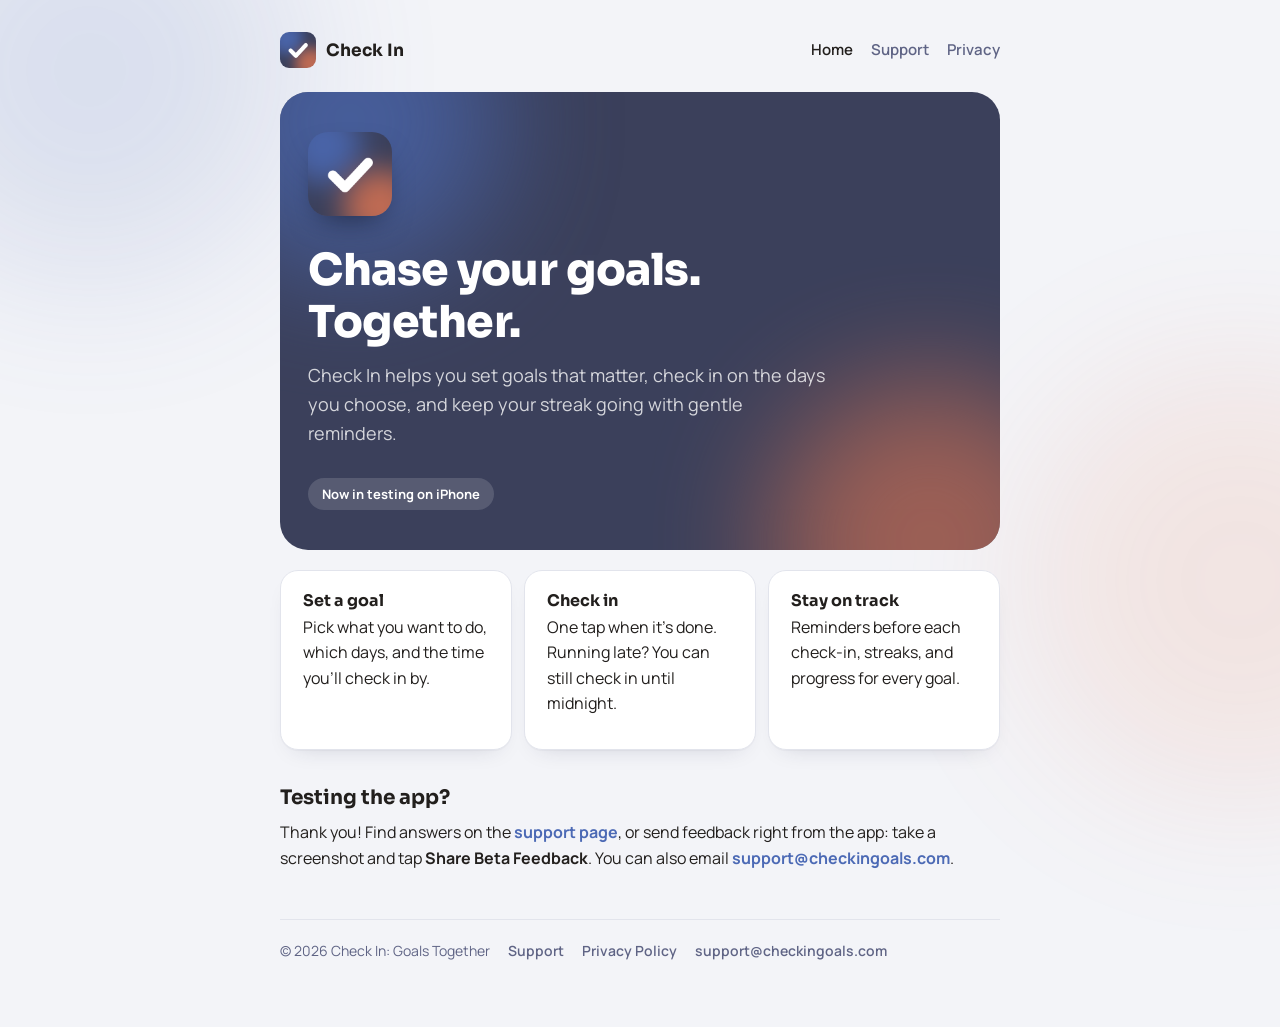
<file: index.html>
<!doctype html>
<html lang="en">
<head>
<meta charset="utf-8">
<meta name="viewport" content="width=device-width, initial-scale=1">
<title>Check In: Goals Together</title>
<meta name="description" content="Set goals, check in every day, and keep your streak going.">
<link rel="icon" href="favicon.png" type="image/png">
<link rel="apple-touch-icon" href="apple-touch-icon.png">
<link rel="preconnect" href="https://fonts.googleapis.com">
<link rel="preconnect" href="https://fonts.gstatic.com" crossorigin>
<link href="https://fonts.googleapis.com/css2?family=Manrope:wght@400;500;600;700&family=Sora:wght@700;800&display=swap" rel="stylesheet">
<link rel="stylesheet" href="styles.css">
</head>
<body>
<div class="wrap">
<header class="top">
<a class="brand" href="index.html"><img src="icon.png" alt="" width="36" height="36">Check In</a>
<nav aria-label="Main"><a href="index.html" aria-current="page">Home</a><a href="support.html">Support</a><a href="privacy.html">Privacy</a></nav>
</header>
<main>
<section class="hero">
<img src="icon.png" alt="Check In app icon" width="84" height="84">
<h1>Chase your goals.<br>Together.</h1>
<p>Check In helps you set goals that matter, check in on the days you choose, and keep your streak going with gentle reminders.</p>
<span class="pill">Now in testing on iPhone</span>
</section>
<div class="grid">
<div class="card"><h3>Set a goal</h3><p>Pick what you want to do, which days, and the time you'll check in by.</p></div>
<div class="card"><h3>Check in</h3><p>One tap when it's done. Running late? You can still check in until midnight.</p></div>
<div class="card"><h3>Stay on track</h3><p>Reminders before each check-in, streaks, and progress for every goal.</p></div>
</div>
<h2>Testing the app?</h2>
<p>Thank you! Find answers on the <a href="support.html">support page</a>, or send feedback right from the app: take a screenshot and tap <strong>Share Beta Feedback</strong>. You can also email <a href="mailto:support@checkingoals.com">support@checkingoals.com</a>.</p>
</main>
<footer>
<span>© 2026 Check In: Goals Together</span>
<a href="support.html">Support</a>
<a href="privacy.html">Privacy Policy</a>
<a href="mailto:support@checkingoals.com">support@checkingoals.com</a>
</footer>
</div>
</body>
</html>
</file>
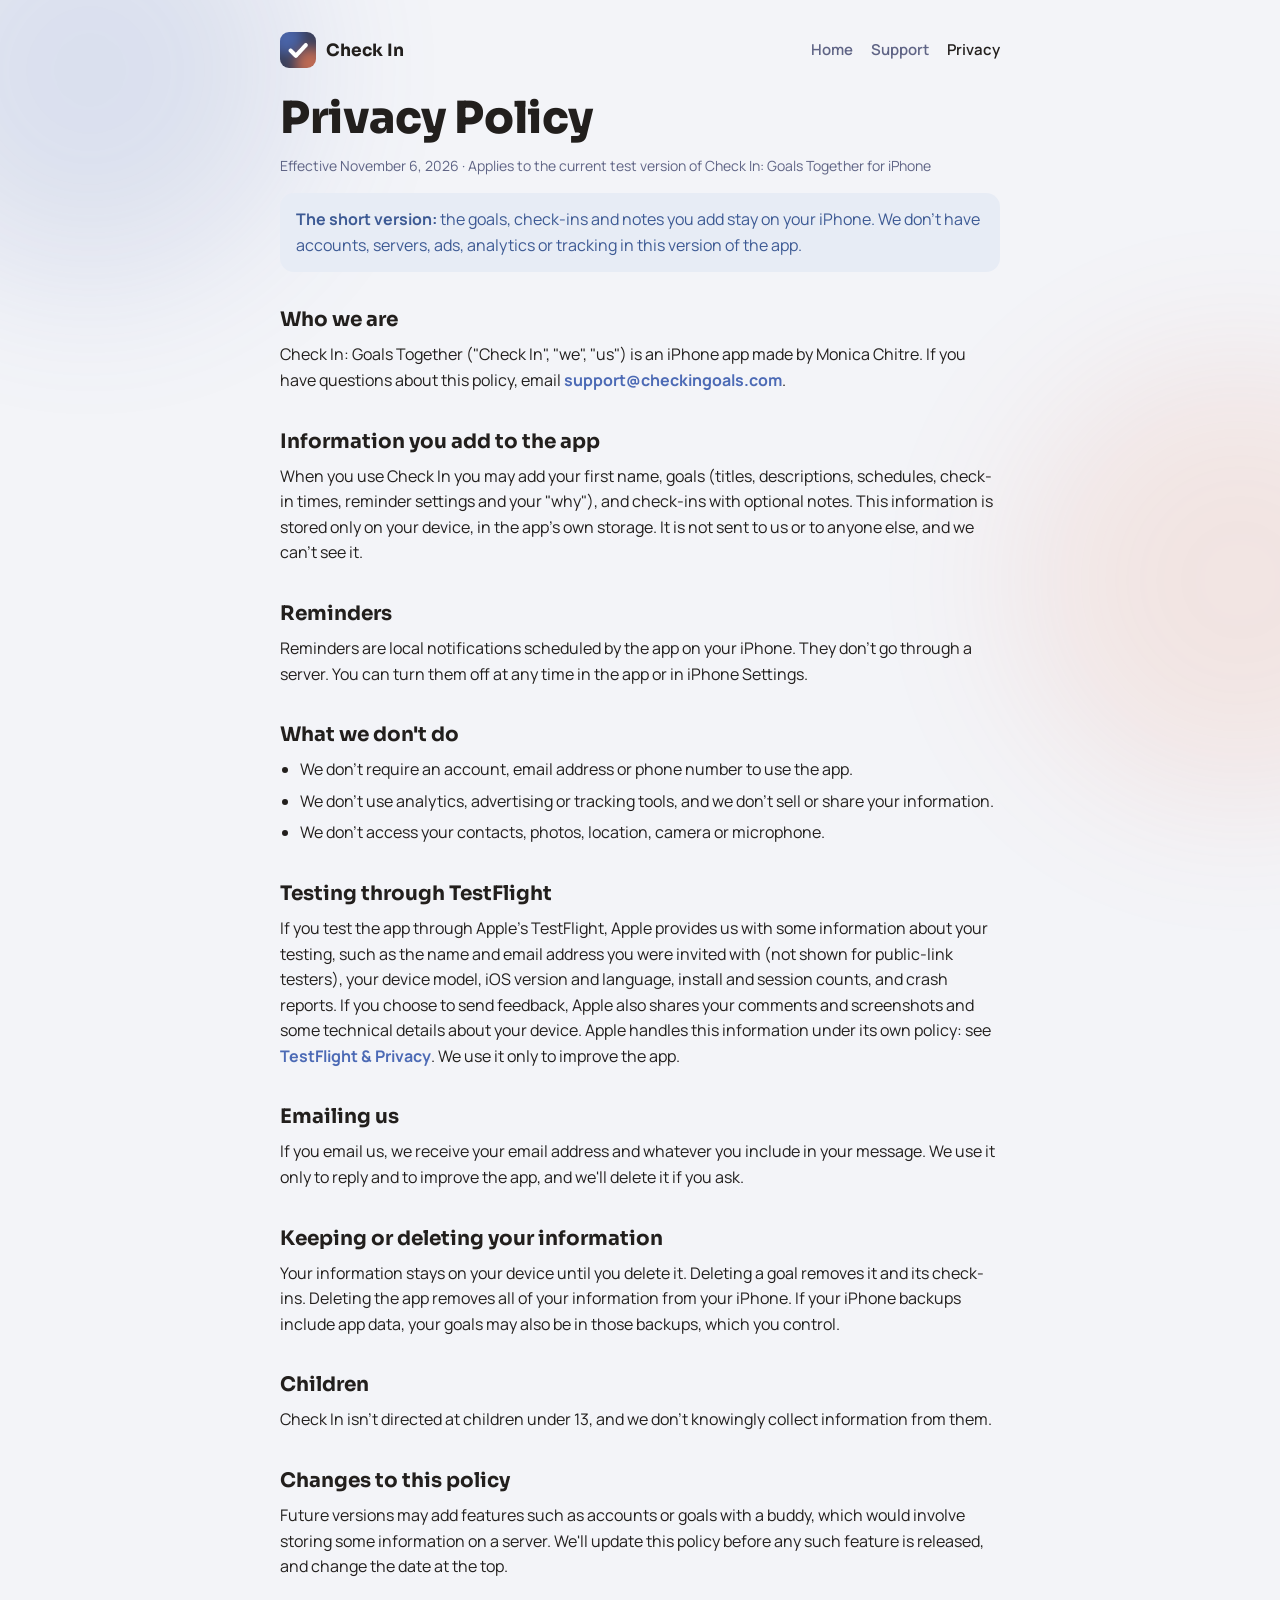
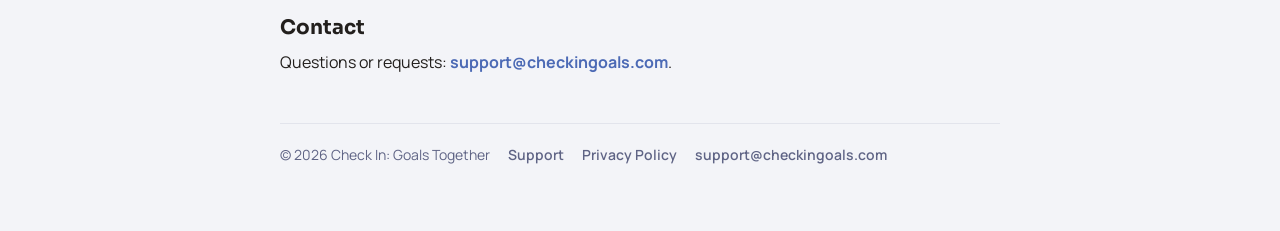
<file: privacy.html>
<!doctype html>
<html lang="en">
<head>
<meta charset="utf-8">
<meta name="viewport" content="width=device-width, initial-scale=1">
<title>Privacy Policy · Check In</title>
<meta name="description" content="Privacy Policy for Check In: Goals Together.">
<link rel="icon" href="favicon.png" type="image/png">
<link rel="apple-touch-icon" href="apple-touch-icon.png">
<link rel="preconnect" href="https://fonts.googleapis.com">
<link rel="preconnect" href="https://fonts.gstatic.com" crossorigin>
<link href="https://fonts.googleapis.com/css2?family=Manrope:wght@400;500;600;700&family=Sora:wght@700;800&display=swap" rel="stylesheet">
<link rel="stylesheet" href="styles.css">
</head>
<body>
<div class="wrap">
<header class="top">
<a class="brand" href="index.html"><img src="icon.png" alt="" width="36" height="36">Check In</a>
<nav aria-label="Main"><a href="index.html">Home</a><a href="support.html">Support</a><a href="privacy.html" aria-current="page">Privacy</a></nav>
</header>
<main>
<h1>Privacy Policy</h1>
<p class="meta">Effective November 6, 2026 · Applies to the current test version of Check In: Goals Together for iPhone</p>

<div class="callout"><strong>The short version:</strong> the goals, check-ins and notes you add stay on your iPhone. We don't have accounts, servers, ads, analytics or tracking in this version of the app.</div>

<h2>Who we are</h2>
<p>Check In: Goals Together ("Check In", "we", "us") is an iPhone app made by Monica Chitre. If you have questions about this policy, email <a href="mailto:support@checkingoals.com">support@checkingoals.com</a>.</p>

<h2>Information you add to the app</h2>
<p>When you use Check In you may add your first name, goals (titles, descriptions, schedules, check-in times, reminder settings and your "why"), and check-ins with optional notes. This information is stored only on your device, in the app's own storage. It is not sent to us or to anyone else, and we can't see it.</p>

<h2>Reminders</h2>
<p>Reminders are local notifications scheduled by the app on your iPhone. They don't go through a server. You can turn them off at any time in the app or in iPhone Settings.</p>

<h2>What we don't do</h2>
<ul>
<li>We don't require an account, email address or phone number to use the app.</li>
<li>We don't use analytics, advertising or tracking tools, and we don't sell or share your information.</li>
<li>We don't access your contacts, photos, location, camera or microphone.</li>
</ul>

<h2>Testing through TestFlight</h2>
<p>If you test the app through Apple's TestFlight, Apple provides us with some information about your testing, such as the name and email address you were invited with (not shown for public-link testers), your device model, iOS version and language, install and session counts, and crash reports. If you choose to send feedback, Apple also shares your comments and screenshots and some technical details about your device. Apple handles this information under its own policy: see <a href="https://www.apple.com/legal/privacy/data/en/test-flight/">TestFlight &amp; Privacy</a>. We use it only to improve the app.</p>

<h2>Emailing us</h2>
<p>If you email us, we receive your email address and whatever you include in your message. We use it only to reply and to improve the app, and we'll delete it if you ask.</p>

<h2>Keeping or deleting your information</h2>
<p>Your information stays on your device until you delete it. Deleting a goal removes it and its check-ins. Deleting the app removes all of your information from your iPhone. If your iPhone backups include app data, your goals may also be in those backups, which you control.</p>

<h2>Children</h2>
<p>Check In isn't directed at children under 13, and we don't knowingly collect information from them.</p>

<h2>Changes to this policy</h2>
<p>Future versions may add features such as accounts or goals with a buddy, which would involve storing some information on a server. We'll update this policy before any such feature is released, and change the date at the top.</p>

<h2>Contact</h2>
<p>Questions or requests: <a href="mailto:support@checkingoals.com">support@checkingoals.com</a>.</p>
</main>
<footer>
<span>© 2026 Check In: Goals Together</span>
<a href="support.html">Support</a>
<a href="privacy.html">Privacy Policy</a>
<a href="mailto:support@checkingoals.com">support@checkingoals.com</a>
</footer>
</div>
</body>
</html>
</file>
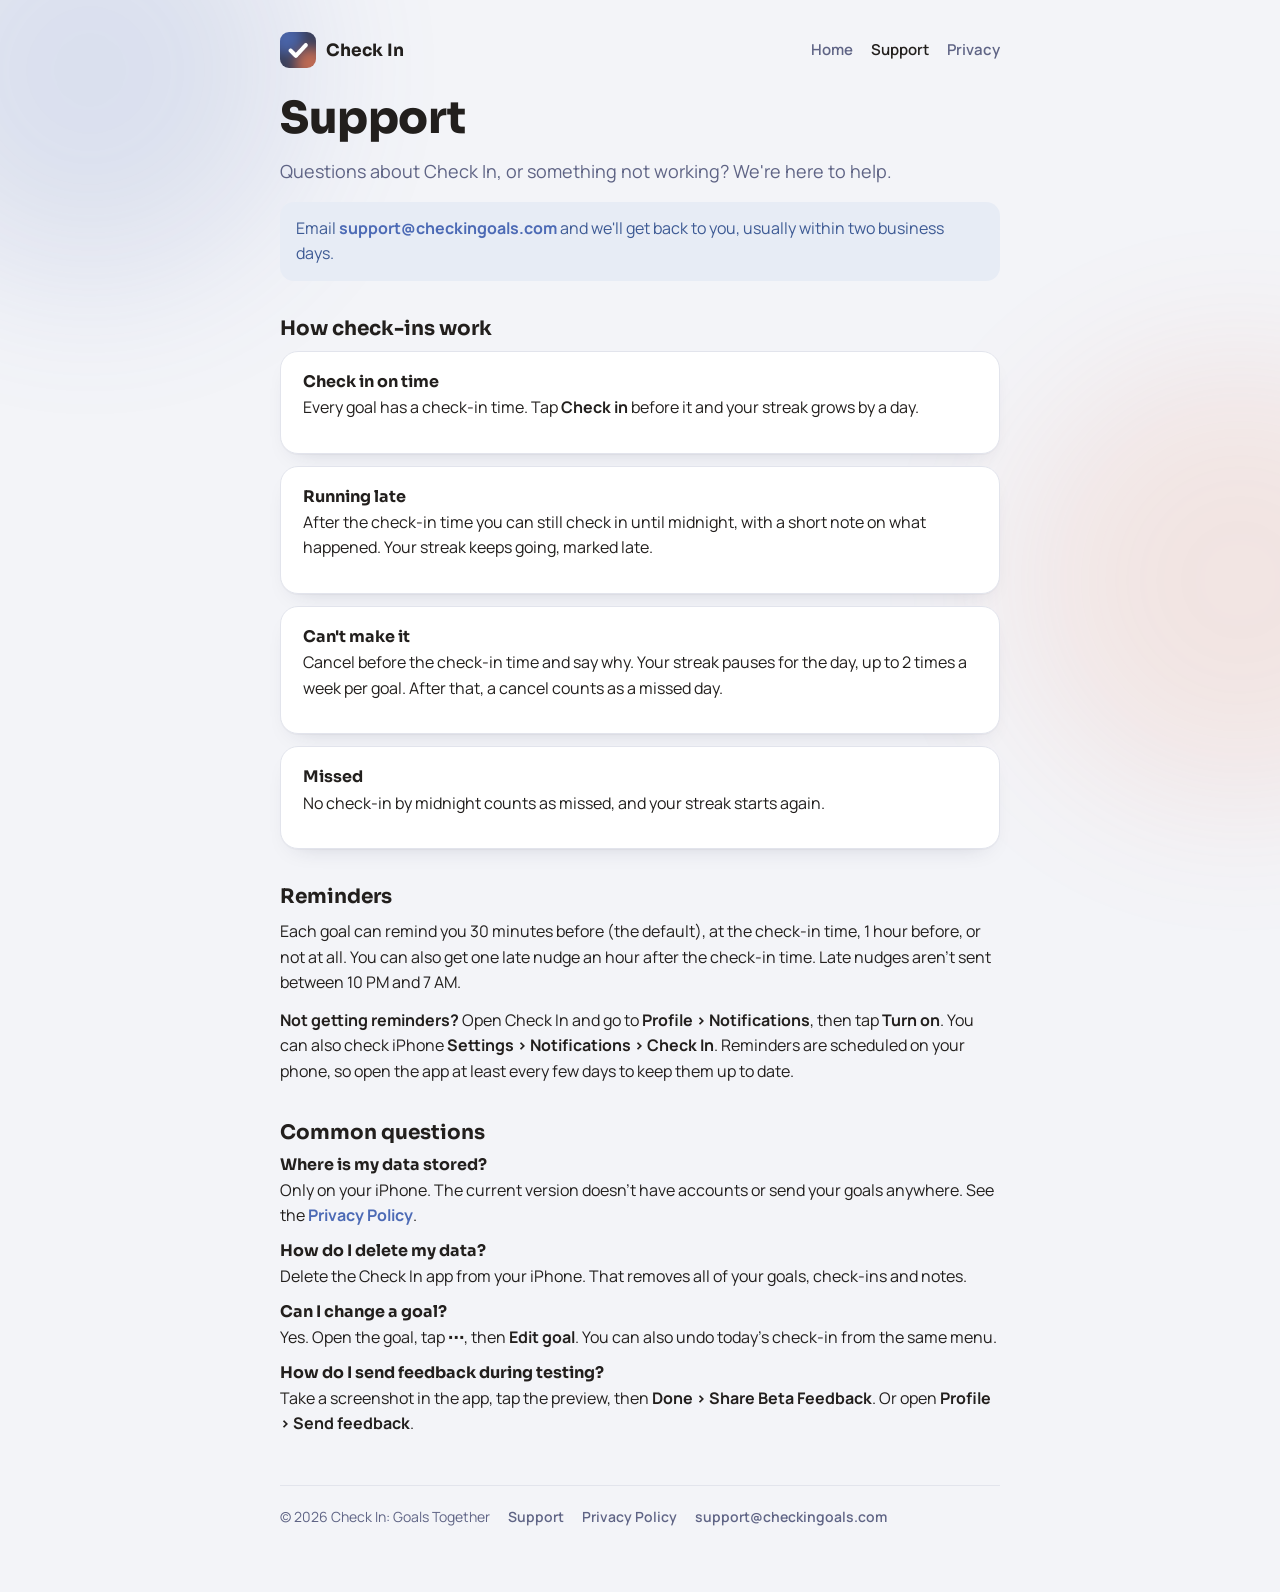
<file: support.html>
<!doctype html>
<html lang="en">
<head>
<meta charset="utf-8">
<meta name="viewport" content="width=device-width, initial-scale=1">
<title>Support · Check In</title>
<meta name="description" content="Help with Check In: Goals Together.">
<link rel="icon" href="favicon.png" type="image/png">
<link rel="apple-touch-icon" href="apple-touch-icon.png">
<link rel="preconnect" href="https://fonts.googleapis.com">
<link rel="preconnect" href="https://fonts.gstatic.com" crossorigin>
<link href="https://fonts.googleapis.com/css2?family=Manrope:wght@400;500;600;700&family=Sora:wght@700;800&display=swap" rel="stylesheet">
<link rel="stylesheet" href="styles.css">
</head>
<body>
<div class="wrap">
<header class="top">
<a class="brand" href="index.html"><img src="icon.png" alt="" width="36" height="36">Check In</a>
<nav aria-label="Main"><a href="index.html">Home</a><a href="support.html" aria-current="page">Support</a><a href="privacy.html">Privacy</a></nav>
</header>
<main>
<h1>Support</h1>
<p class="lede">Questions about Check In, or something not working? We're here to help.</p>
<div class="callout">Email <a href="mailto:support@checkingoals.com">support@checkingoals.com</a> and we'll get back to you, usually within two business days.</div>

<h2>How check-ins work</h2>
<div class="card"><h3>Check in on time</h3><p>Every goal has a check-in time. Tap <strong>Check in</strong> before it and your streak grows by a day.</p></div>
<div class="card"><h3>Running late</h3><p>After the check-in time you can still check in until midnight, with a short note on what happened. Your streak keeps going, marked late.</p></div>
<div class="card"><h3>Can't make it</h3><p>Cancel before the check-in time and say why. Your streak pauses for the day, up to 2 times a week per goal. After that, a cancel counts as a missed day.</p></div>
<div class="card"><h3>Missed</h3><p>No check-in by midnight counts as missed, and your streak starts again.</p></div>

<h2>Reminders</h2>
<p>Each goal can remind you 30 minutes before (the default), at the check-in time, 1 hour before, or not at all. You can also get one late nudge an hour after the check-in time. Late nudges aren't sent between 10 PM and 7 AM.</p>
<p><strong>Not getting reminders?</strong> Open Check In and go to <strong>Profile › Notifications</strong>, then tap <strong>Turn on</strong>. You can also check iPhone <strong>Settings › Notifications › Check In</strong>. Reminders are scheduled on your phone, so open the app at least every few days to keep them up to date.</p>

<h2>Common questions</h2>
<h3>Where is my data stored?</h3>
<p>Only on your iPhone. The current version doesn't have accounts or send your goals anywhere. See the <a href="privacy.html">Privacy Policy</a>.</p>
<h3>How do I delete my data?</h3>
<p>Delete the Check In app from your iPhone. That removes all of your goals, check-ins and notes.</p>
<h3>Can I change a goal?</h3>
<p>Yes. Open the goal, tap <strong>⋯</strong>, then <strong>Edit goal</strong>. You can also undo today's check-in from the same menu.</p>
<h3>How do I send feedback during testing?</h3>
<p>Take a screenshot in the app, tap the preview, then <strong>Done › Share Beta Feedback</strong>. Or open <strong>Profile › Send feedback</strong>.</p>
</main>
<footer>
<span>© 2026 Check In: Goals Together</span>
<a href="support.html">Support</a>
<a href="privacy.html">Privacy Policy</a>
<a href="mailto:support@checkingoals.com">support@checkingoals.com</a>
</footer>
</div>
</body>
</html>
</file>
<file: styles.css>
:root{--ink:#221F1D;--muted:#5F6485;--page:#F3F4F8;--card:#FFFFFF;--border:#E2E4EC;--navy:#3B405B;--blue:#4C6AB5;--blueTint:#E7ECF5;--blueText:#3D5A94;--coral:#EB7951;--coralTint:#FBE4DB;--coralDark:#A64D2C}
*{box-sizing:border-box}
html{-webkit-text-size-adjust:100%}
body{margin:0;background:var(--page);color:var(--ink);font:16px/1.6 'Manrope',system-ui,-apple-system,sans-serif;-webkit-font-smoothing:antialiased;position:relative;overflow-x:hidden}
body::before,body::after{content:'';position:fixed;border-radius:50%;filter:blur(80px);pointer-events:none;z-index:-1}
body::before{width:420px;height:420px;background:var(--blue);opacity:.14;top:-140px;left:-120px}
body::after{width:440px;height:440px;background:var(--coral);opacity:.12;top:40%;right:-180px}
a{color:var(--blue);font-weight:700;text-decoration:none}
a:hover{text-decoration:underline}
a:focus-visible{outline:2px solid var(--blue);outline-offset:3px;border-radius:4px}
.wrap{max-width:760px;margin:0 auto;padding:24px 20px 64px}
header.top{display:flex;align-items:center;justify-content:space-between;gap:16px;padding:8px 0 24px}
.brand{display:flex;align-items:center;gap:10px;color:var(--ink);font:700 17px 'Sora',sans-serif}
.brand img{width:36px;height:36px;border-radius:9px}
nav a{color:var(--muted);font-weight:600;margin-left:18px;font-size:15px}
nav a[aria-current=page]{color:var(--ink)}
h1,h2,h3{font-family:'Sora',sans-serif;line-height:1.2;margin:0}
h1{font-size:clamp(30px,6vw,44px);font-weight:800;letter-spacing:-.01em}
h2{font-size:20px;font-weight:700;margin-top:36px;margin-bottom:10px}
h3{font-size:16px;font-weight:700;margin-bottom:4px}
p{margin:0 0 12px}
.lede{font-size:18px;color:var(--muted);margin-top:12px}
.meta{color:var(--muted);font-size:14px;margin-top:10px}
.card{background:var(--card);border:1px solid var(--border);border-radius:18px;padding:20px 22px;box-shadow:0 1px 1px rgba(34,38,70,.03),0 10px 24px -16px rgba(34,38,70,.25)}
.card+.card{margin-top:12px}
.hero{background:var(--navy);color:#fff;border-radius:28px;padding:40px 28px;position:relative;overflow:hidden;isolation:isolate}
.hero::before,.hero::after{content:'';position:absolute;border-radius:50%;filter:blur(60px);z-index:-1}
.hero::before{width:300px;height:300px;background:var(--blue);opacity:.7;top:-120px;left:-80px}
.hero::after{width:320px;height:320px;background:var(--coral);opacity:.55;bottom:-150px;right:-90px}
.hero img{width:84px;height:84px;border-radius:20px;box-shadow:0 14px 30px -12px rgba(0,0,0,.5)}
.hero h1{margin-top:20px}
.hero p{color:rgba(255,255,255,.78);font-size:18px;max-width:520px;margin-top:12px}
.pill{display:inline-block;background:rgba(255,255,255,.14);color:#fff;border-radius:100px;padding:6px 14px;font-size:13px;font-weight:700;margin-top:18px}
.grid{display:grid;grid-template-columns:repeat(auto-fit,minmax(200px,1fr));gap:12px;margin-top:20px}
.grid .card{margin:0}
.callout{background:var(--blueTint);color:var(--blueText);border-radius:14px;padding:14px 16px;margin:16px 0}
ul{padding-left:20px;margin:0 0 12px}
li{margin-bottom:6px}
footer{margin-top:48px;padding-top:20px;border-top:1px solid var(--border);color:var(--muted);font-size:14px;display:flex;flex-wrap:wrap;gap:8px 18px}
footer a{color:var(--muted);font-weight:600}
@media (max-width:520px){nav a{margin-left:12px;font-size:14px}.hero{padding:32px 22px}}
</file>
